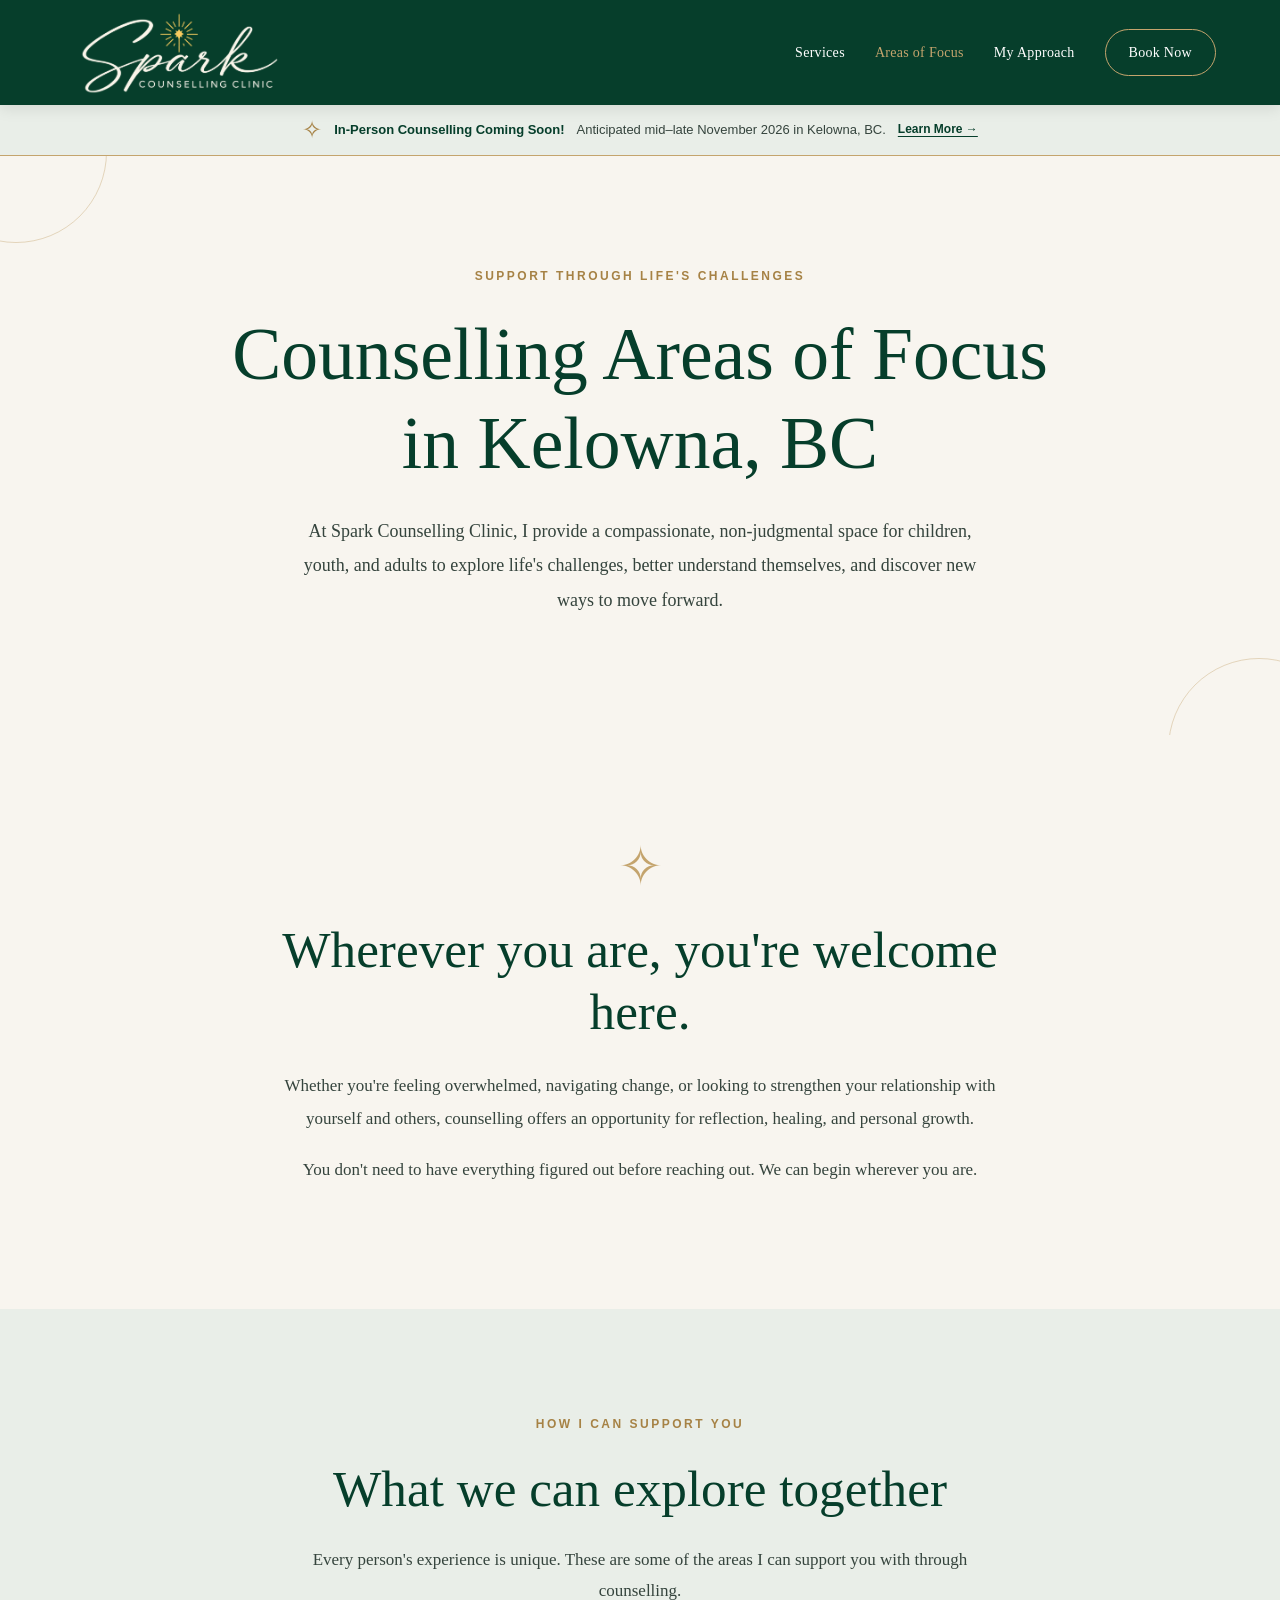
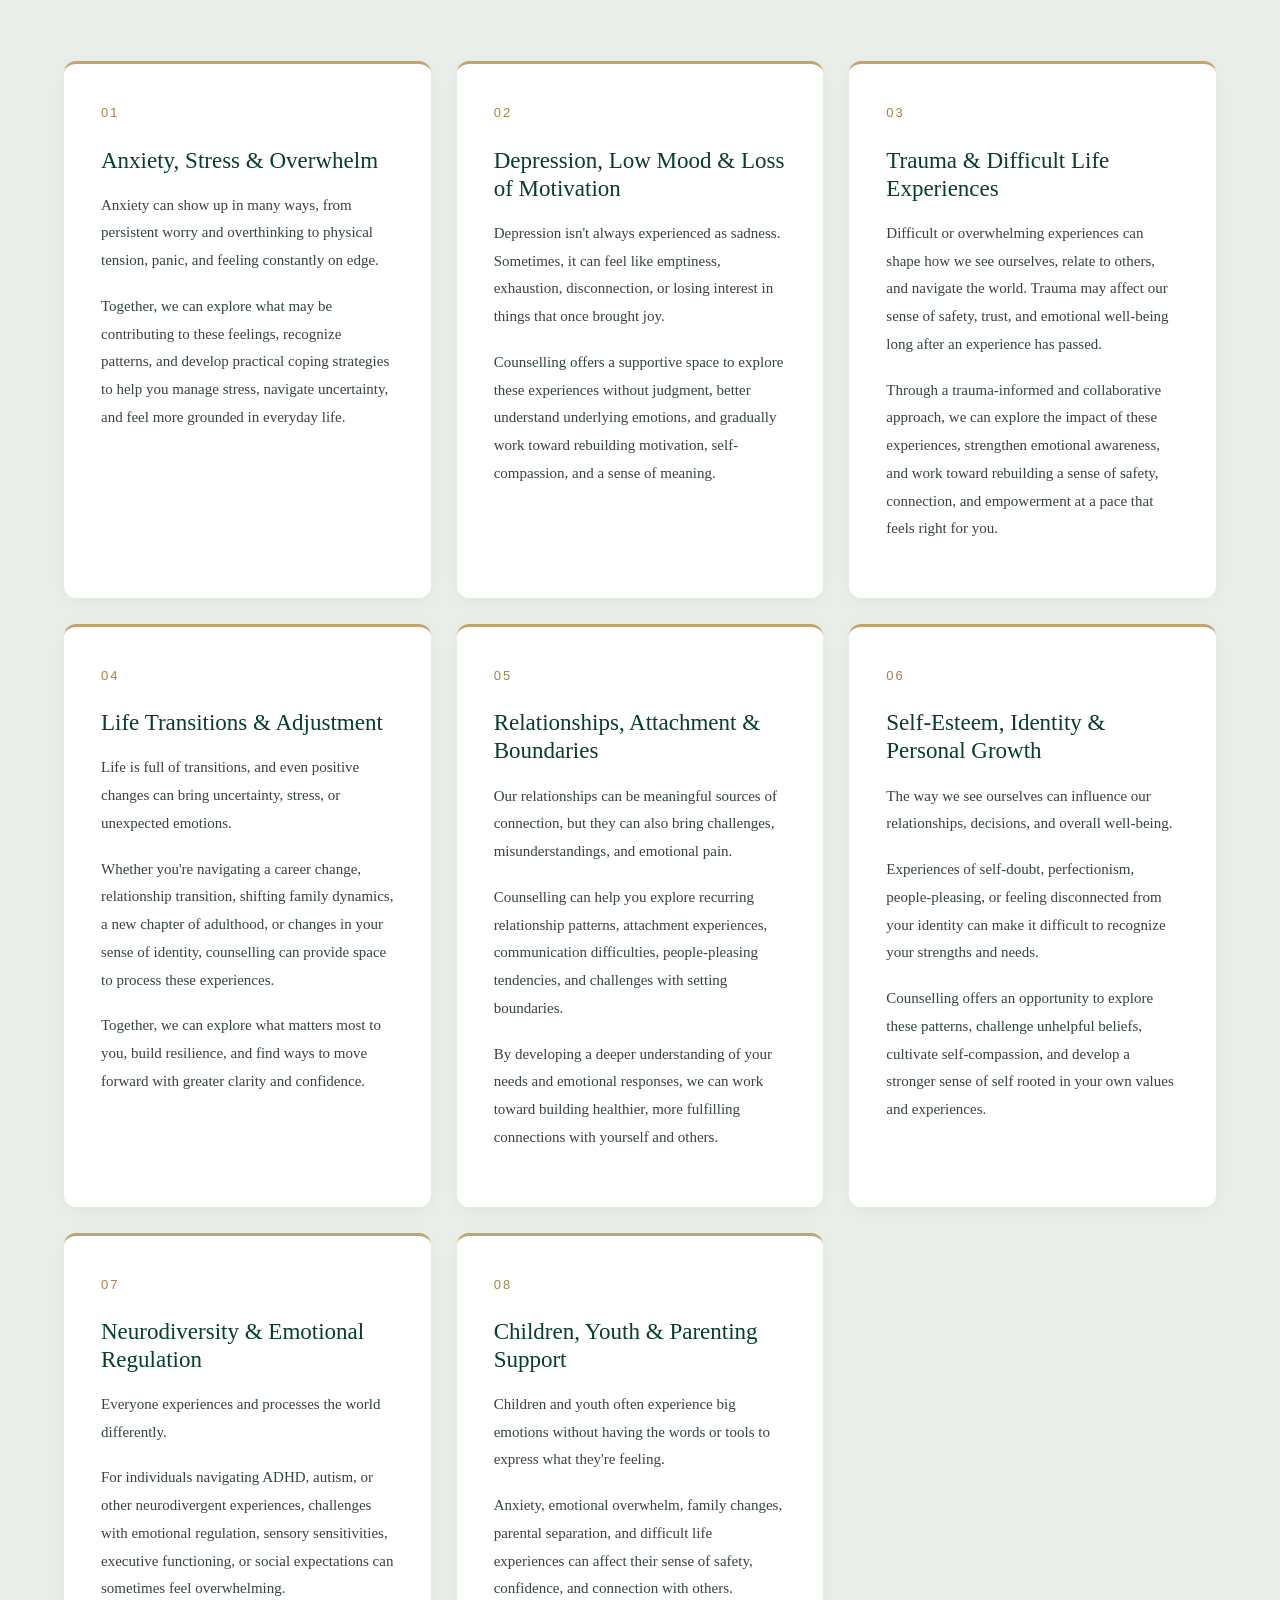
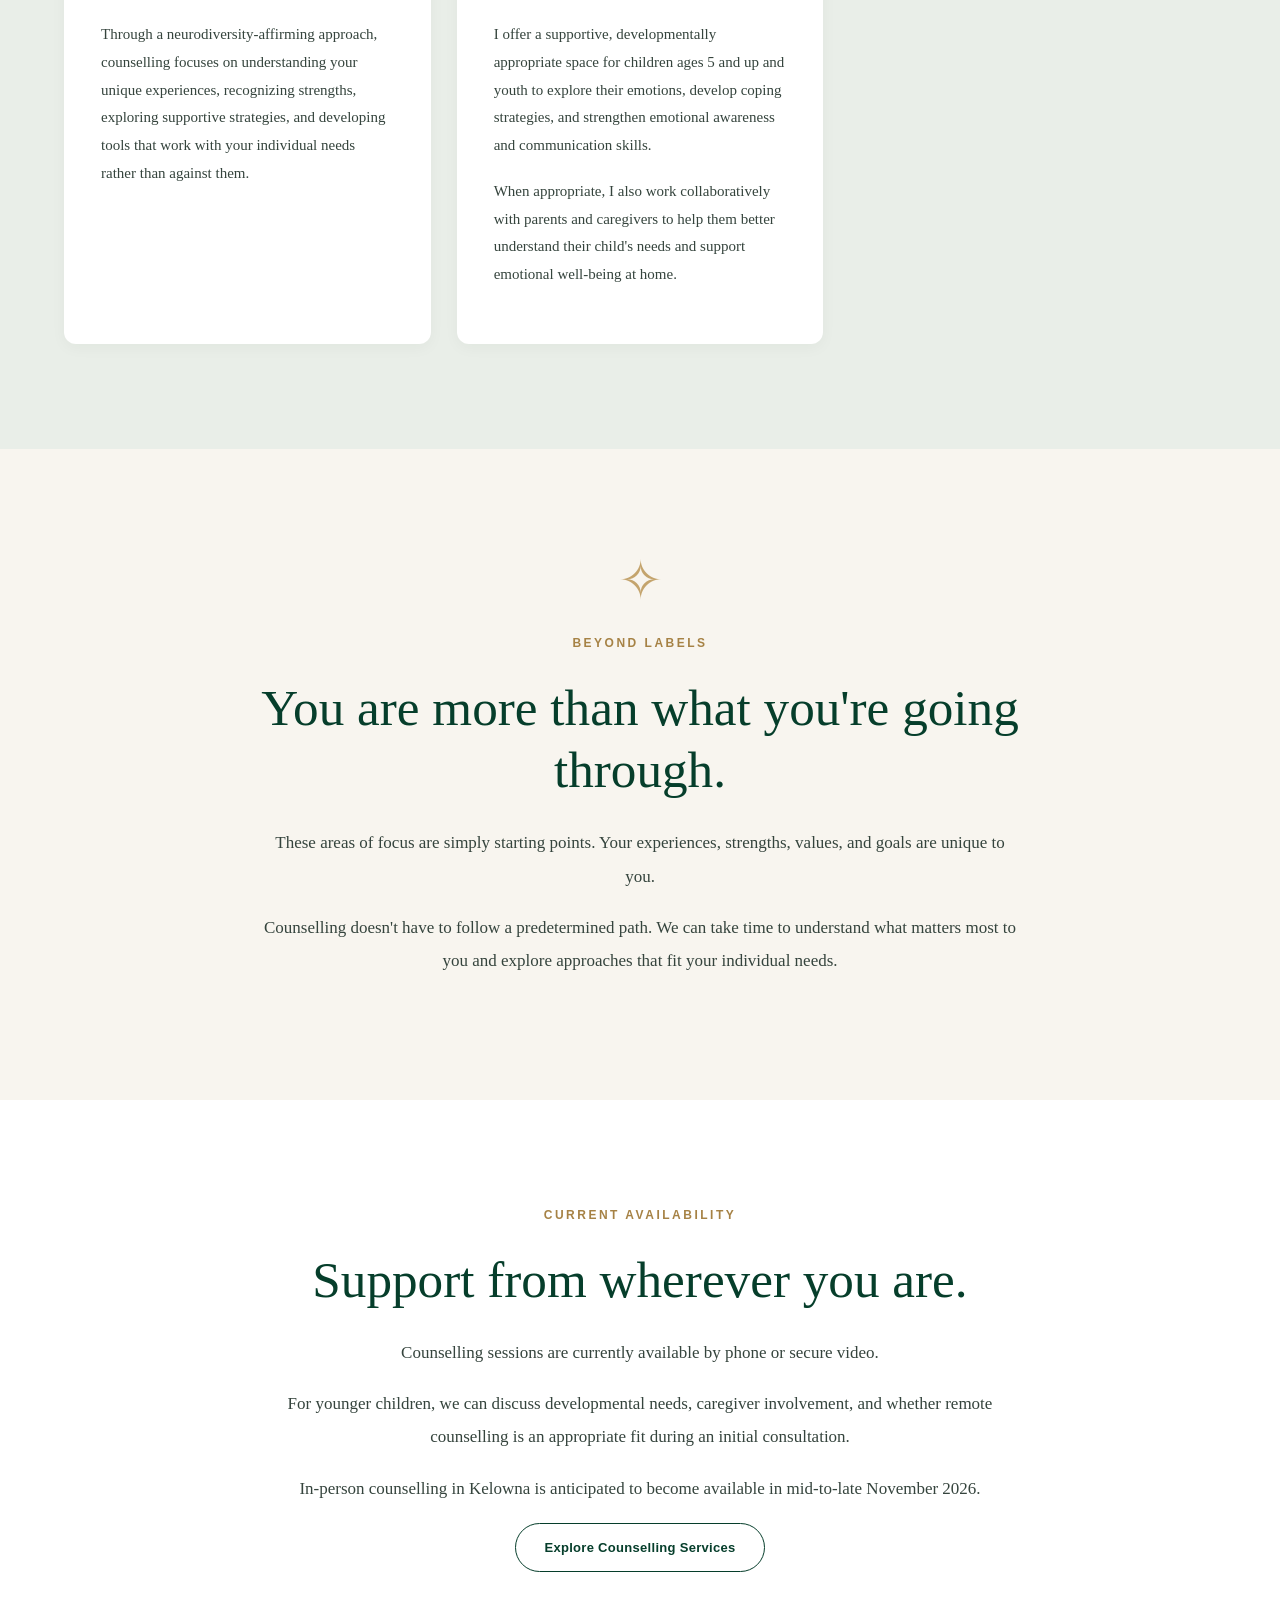
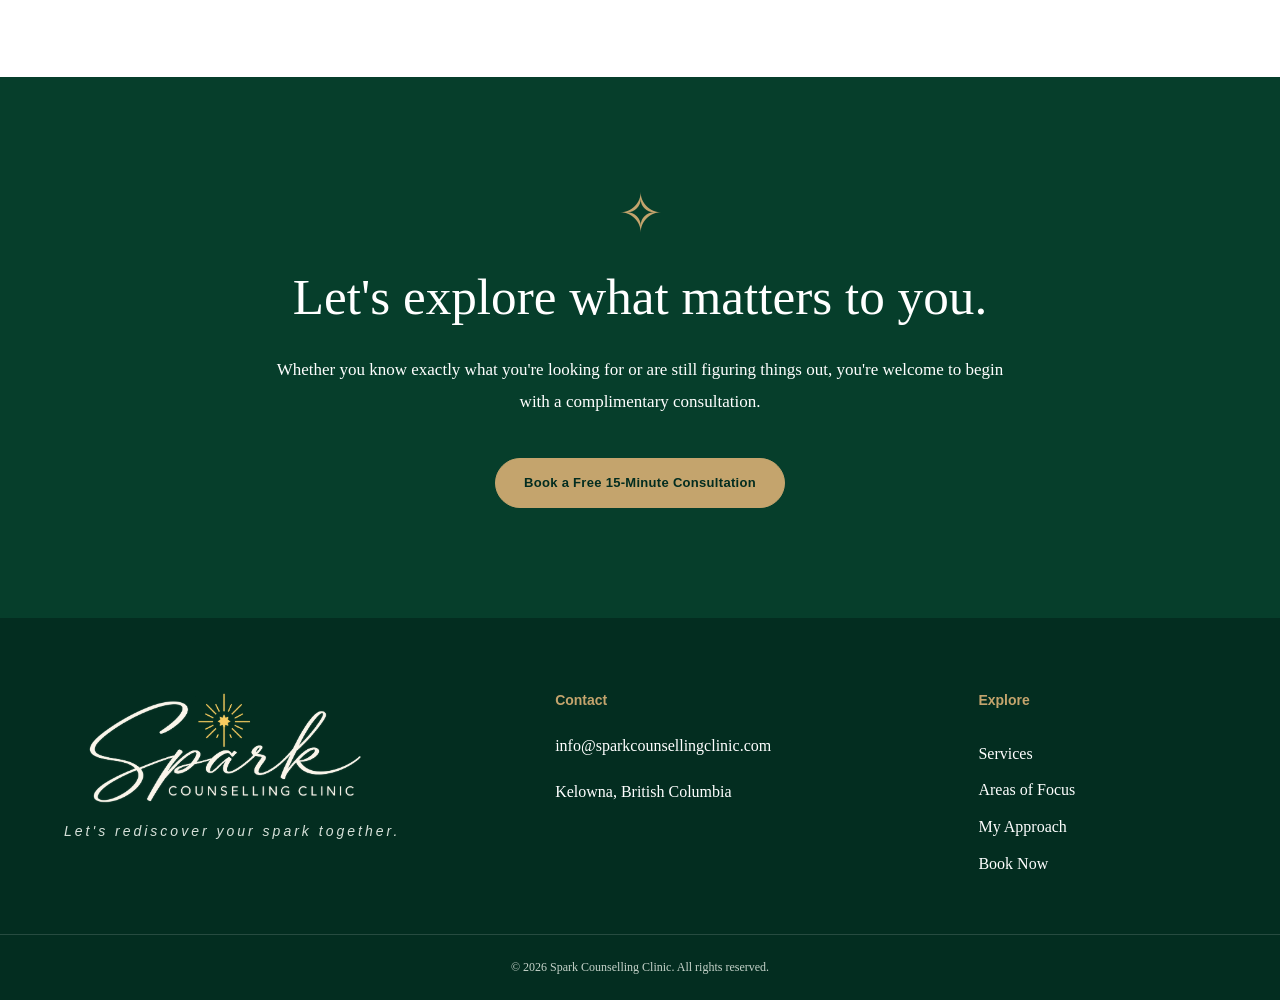
<file: areas.html>
<!DOCTYPE html>
<html lang="en-CA">
<head>
  <meta charset="UTF-8">
  <meta name="viewport" content="width=device-width, initial-scale=1.0">

  <title>Areas of Focus | Counselling in Kelowna, BC | Spark</title>
  <meta name="description" content="Explore support for anxiety, depression, trauma, life transitions, relationships, self-esteem, neurodiversity, and child and youth mental health at Spark Counselling Clinic in Kelowna, BC.">
  <meta name="robots" content="index, follow">
  <link rel="canonical" href="https://sparkcounsellingclinic.com/areas.html">

  <meta property="og:type" content="website">
  <meta property="og:title" content="Areas of Focus | Spark Counselling Clinic">
  <meta property="og:description" content="Compassionate counselling support for life's challenges in Kelowna, BC.">
  <meta property="og:url" content="https://sparkcounsellingclinic.com/areas.html">

  <link rel="stylesheet" href="styles.css">
</head>
<body>

<!-- HEADER -->
<header class="site-header">
  <div class="container header-inner">

    <a href="index.html" class="logo" aria-label="Spark Counselling Clinic home">
      <img src="spark-logo.png" alt="Spark Counselling Clinic" class="site-logo">
    </a>

    <button class="menu-toggle" type="button"
      aria-label="Open navigation menu"
      aria-expanded="false" aria-controls="main-navigation">
      <span aria-hidden="true">☰</span>
    </button>

    <nav class="nav-links" id="main-navigation" aria-label="Main navigation">
      <a href="services.html">Services</a>
      <a href="areas.html" aria-current="page">Areas of Focus</a>
      <a href="approach.html">My Approach</a>
      <a href="https://sparkcounsellingclinic.janeapp.com/"
         class="nav-book" target="_blank" rel="noopener noreferrer">Book Now</a>
    </nav>

  </div>
</header>

<!-- ANNOUNCEMENT -->
<div class="announcement-banner">
  <div class="container">
    <span class="announcement-icon" aria-hidden="true">✧</span>
    <strong>In-Person Counselling Coming Soon!</strong>
    <span>Anticipated mid–late November 2026 in Kelowna, BC.</span>
    <a href="services.html#appointment-formats">Learn More →</a>
  </div>
</div>

<main>

  <!-- HERO -->
  <section class="page-hero">
    <div class="container">

      <p class="eyebrow">SUPPORT THROUGH LIFE'S CHALLENGES</p>

      <h1>Counselling Areas of Focus in Kelowna, BC</h1>

      <p>
        At Spark Counselling Clinic, I provide a
        compassionate, non-judgmental space for children,
        youth, and adults to explore life's challenges,
        better understand themselves, and discover
        new ways to move forward.
      </p>

    </div>
  </section>

  <!-- INTRO -->
  <section class="content-section ivory-section">
    <div class="container narrow-content center-text">

      <span class="gold-spark" aria-hidden="true">✧</span>

      <h2>Wherever you are, you're welcome here.</h2>

      <p>
        Whether you're feeling overwhelmed,
        navigating change, or looking to
        strengthen your relationship with
        yourself and others, counselling
        offers an opportunity for reflection,
        healing, and personal growth.
      </p>

      <p>
        You don't need to have everything
        figured out before reaching out.
        We can begin wherever you are.
      </p>

    </div>
  </section>

  <!-- AREAS OF FOCUS -->
  <section class="tinted-section">
    <div class="container">

      <div class="section-heading">
        <p class="eyebrow">HOW I CAN SUPPORT YOU</p>
        <h2>What we can explore together</h2>
        <p>
          Every person's experience is unique.
          These are some of the areas I can
          support you with through counselling.
        </p>
      </div>

      <div class="focus-grid">

        <!-- ANXIETY -->
        <article class="focus-card" id="anxiety">

          <span class="focus-number">01</span>

          <h3>Anxiety, Stress &amp; Overwhelm</h3>

          <p>
            Anxiety can show up in many ways,
            from persistent worry and overthinking
            to physical tension, panic, and feeling
            constantly on edge.
          </p>

          <p>
            Together, we can explore what may be
            contributing to these feelings,
            recognize patterns, and develop
            practical coping strategies to help
            you manage stress, navigate uncertainty,
            and feel more grounded in everyday life.
          </p>

        </article>

        <!-- DEPRESSION -->
        <article class="focus-card" id="depression">

          <span class="focus-number">02</span>

          <h3>Depression, Low Mood &amp; Loss of Motivation</h3>

          <p>
            Depression isn't always experienced
            as sadness. Sometimes, it can feel
            like emptiness, exhaustion, disconnection,
            or losing interest in things that
            once brought joy.
          </p>

          <p>
            Counselling offers a supportive space
            to explore these experiences without
            judgment, better understand underlying
            emotions, and gradually work toward
            rebuilding motivation, self-compassion,
            and a sense of meaning.
          </p>

        </article>

        <!-- TRAUMA -->
        <article class="focus-card" id="trauma">

          <span class="focus-number">03</span>

          <h3>Trauma &amp; Difficult Life Experiences</h3>

          <p>
            Difficult or overwhelming experiences
            can shape how we see ourselves,
            relate to others, and navigate the world.
            Trauma may affect our sense of safety,
            trust, and emotional well-being long
            after an experience has passed.
          </p>

          <p>
            Through a trauma-informed and collaborative
            approach, we can explore the impact of
            these experiences, strengthen emotional
            awareness, and work toward rebuilding
            a sense of safety, connection, and
            empowerment at a pace that feels
            right for you.
          </p>

        </article>

        <!-- LIFE TRANSITIONS -->
        <article class="focus-card" id="life-transitions">

          <span class="focus-number">04</span>

          <h3>Life Transitions &amp; Adjustment</h3>

          <p>
            Life is full of transitions, and even
            positive changes can bring uncertainty,
            stress, or unexpected emotions.
          </p>

          <p>
            Whether you're navigating a career
            change, relationship transition,
            shifting family dynamics, a new chapter
            of adulthood, or changes in your sense
            of identity, counselling can provide
            space to process these experiences.
          </p>

          <p>
            Together, we can explore what matters
            most to you, build resilience, and
            find ways to move forward with greater
            clarity and confidence.
          </p>

        </article>

        <!-- RELATIONSHIPS -->
        <article class="focus-card" id="relationships">

          <span class="focus-number">05</span>

          <h3>Relationships, Attachment &amp; Boundaries</h3>

          <p>
            Our relationships can be meaningful
            sources of connection, but they can
            also bring challenges, misunderstandings,
            and emotional pain.
          </p>

          <p>
            Counselling can help you explore
            recurring relationship patterns,
            attachment experiences, communication
            difficulties, people-pleasing tendencies,
            and challenges with setting boundaries.
          </p>

          <p>
            By developing a deeper understanding
            of your needs and emotional responses,
            we can work toward building healthier,
            more fulfilling connections with
            yourself and others.
          </p>

        </article>

        <!-- SELF-ESTEEM -->
        <article class="focus-card" id="self-esteem">

          <span class="focus-number">06</span>

          <h3>Self-Esteem, Identity &amp; Personal Growth</h3>

          <p>
            The way we see ourselves can influence
            our relationships, decisions, and
            overall well-being.
          </p>

          <p>
            Experiences of self-doubt, perfectionism,
            people-pleasing, or feeling disconnected
            from your identity can make it difficult
            to recognize your strengths and needs.
          </p>

          <p>
            Counselling offers an opportunity to
            explore these patterns, challenge
            unhelpful beliefs, cultivate
            self-compassion, and develop a stronger
            sense of self rooted in your own
            values and experiences.
          </p>

        </article>

        <!-- NEURODIVERSITY -->
        <article class="focus-card" id="neurodiversity">

          <span class="focus-number">07</span>

          <h3>Neurodiversity &amp; Emotional Regulation</h3>

          <p>
            Everyone experiences and processes
            the world differently.
          </p>

          <p>
            For individuals navigating ADHD,
            autism, or other neurodivergent
            experiences, challenges with emotional
            regulation, sensory sensitivities,
            executive functioning, or social
            expectations can sometimes feel
            overwhelming.
          </p>

          <p>
            Through a neurodiversity-affirming
            approach, counselling focuses on
            understanding your unique experiences,
            recognizing strengths, exploring
            supportive strategies, and developing
            tools that work with your individual
            needs rather than against them.
          </p>

        </article>

        <!-- CHILDREN AND YOUTH -->
        <article class="focus-card" id="children-youth">

          <span class="focus-number">08</span>

          <h3>Children, Youth &amp; Parenting Support</h3>

          <p>
            Children and youth often experience
            big emotions without having the words
            or tools to express what they're feeling.
          </p>

          <p>
            Anxiety, emotional overwhelm, family
            changes, parental separation, and
            difficult life experiences can affect
            their sense of safety, confidence,
            and connection with others.
          </p>

          <p>
            I offer a supportive, developmentally
            appropriate space for children ages
            5 and up and youth to explore their
            emotions, develop coping strategies,
            and strengthen emotional awareness
            and communication skills.
          </p>

          <p>
            When appropriate, I also work
            collaboratively with parents and
            caregivers to help them better
            understand their child's needs
            and support emotional well-being
            at home.
          </p>

        </article>

      </div>

    </div>
  </section>

  <!-- PERSONALIZED SUPPORT -->
  <section class="content-section ivory-section">
    <div class="container narrow-content center-text">

      <span class="gold-spark" aria-hidden="true">✧</span>

      <p class="eyebrow">BEYOND LABELS</p>

      <h2>You are more than what you're going through.</h2>

      <p>
        These areas of focus are simply
        starting points. Your experiences,
        strengths, values, and goals
        are unique to you.
      </p>

      <p>
        Counselling doesn't have to follow
        a predetermined path. We can take
        time to understand what matters
        most to you and explore approaches
        that fit your individual needs.
      </p>

    </div>
  </section>

  <!-- AVAILABILITY -->
  <section class="content-section">
    <div class="container narrow-content center-text">

      <p class="eyebrow">CURRENT AVAILABILITY</p>

      <h2>Support from wherever you are.</h2>

      <p>
        Counselling sessions are currently
        available by phone or secure video.
      </p>

      <p>
        For younger children, we can discuss
        developmental needs, caregiver involvement,
        and whether remote counselling is an
        appropriate fit during an initial consultation.
      </p>

      <p>
        In-person counselling in Kelowna
        is anticipated to become available
        in mid-to-late November 2026.
      </p>

      <a href="services.html" class="button outline">
        Explore Counselling Services
      </a>

    </div>
  </section>

  <!-- CLOSING -->
  <section class="closing-section">
    <div class="container closing-inner">

      <span class="gold-spark" aria-hidden="true">✧</span>

      <h2>Let's explore what matters to you.</h2>

      <p>
        Whether you know exactly what you're
        looking for or are still figuring
        things out, you're welcome to begin
        with a complimentary consultation.
      </p>

      <a href="https://sparkcounsellingclinic.janeapp.com/#/staff_member/1/treatment/1"
         class="button gold-button" target="_blank" rel="noopener noreferrer">
        Book a Free 15-Minute Consultation
      </a>

    </div>
  </section>

</main>

<footer class="site-footer">
  <div class="container footer-inner">

    <div class="footer-brand">
      <a href="index.html" class="footer-logo-link"
         aria-label="Spark Counselling Clinic home">
        <img src="spark-logo.png"
             alt="Spark Counselling Clinic"
             class="footer-logo" loading="lazy">
      </a>
      <p class="footer-tagline">Let's rediscover your spark together.</p>
    </div>

    <div class="footer-contact">
      <h4>Contact</h4>
      <p>
        <a href="mailto:info@sparkcounsellingclinic.com">
          info@sparkcounsellingclinic.com
        </a>
      </p>
      <p>Kelowna, British Columbia</p>
    </div>

    <div class="footer-links">
      <h4>Explore</h4>
      <a href="services.html">Services</a>
      <a href="areas.html">Areas of Focus</a>
      <a href="approach.html">My Approach</a>
      <a href="https://sparkcounsellingclinic.janeapp.com/"
         target="_blank" rel="noopener noreferrer">Book Now</a>
    </div>

  </div>

  <div class="footer-bottom">
    <p>© 2026 Spark Counselling Clinic. All rights reserved.</p>
  </div>
</footer>

<script src="script.js"></script>
</body>
</html>
</file>
<file: styles.css>
/* =========================================
   SPARK COUNSELLING CLINIC
   COMPLETE WEBSITE STYLES
   ========================================= */

:root {
  --forest: #063E2B;
  --forest-dark: #032D20;
  --sage: #829789;
  --sage-light: #E9EEE8;
  --ivory: #F8F5EF;
  --gold: #C4A46D;
  --white: #FFFFFF;
  --text: #35443D;
}

/* GLOBAL */

* {
  box-sizing: border-box;
}

html {
  scroll-behavior: smooth;
  scroll-padding-top: 115px;
}

body {
  margin: 0;
  background: var(--ivory);
  color: var(--text);
  font-family: Georgia, "Times New Roman", serif;
  line-height: 1.8;
}

.container {
  width: min(1160px, 90%);
  margin: 0 auto;
}

h1, h2, h3, h4, p {
  margin-top: 0;
}

h1, h2, h3 {
  line-height: 1.22;
  font-weight: normal;
}

h2 {
  color: var(--forest);
  font-size: clamp(2rem, 4vw, 3.2rem);
  margin-bottom: 25px;
}

h3 {
  color: var(--forest);
  font-size: 24px;
}

p {
  margin-bottom: 18px;
}

a {
  color: inherit;
}

img {
  display: block;
  max-width: 100%;
}

:focus-visible {
  outline: 3px solid var(--gold);
  outline-offset: 4px;
}

/* HEADER */

.site-header {
  background: var(--forest);
  position: sticky;
  top: 0;
  z-index: 100;
  box-shadow: 0 3px 15px rgba(0,0,0,.1);
}

.header-inner {
  min-height: 105px;
  display: flex;
  justify-content: space-between;
  align-items: center;
  gap: 30px;
}

.logo {
  display: flex;
  align-items: center;
  flex-shrink: 0;
  text-decoration: none;
}

.site-logo {
  width: 230px;
  height: auto;
  object-fit: contain;
}

/* NAVIGATION */

.nav-links {
  display: flex;
  align-items: center;
  gap: 30px;
}

.nav-links a {
  color: var(--white);
  font-family: Georgia, "Times New Roman", serif;
  font-size: 14px;
  letter-spacing: .3px;
  text-decoration: none;
  transition: color .2s ease;
}

.nav-links a:hover,
.nav-links a[aria-current="page"]:not(.nav-book) {
  color: var(--gold);
}

.nav-links .nav-book {
  color: var(--white);
  border: 1px solid var(--gold);
  border-radius: 30px;
  padding: 10px 23px;
  transition: background .2s, color .2s;
}

.nav-links .nav-book:hover {
  background: var(--gold);
  color: var(--forest-dark);
}

.menu-toggle {
  display: none;
}

/* IN-PERSON ANNOUNCEMENT */

.announcement-banner {
  background: var(--sage-light);
  border-bottom: 1px solid var(--gold);
  padding: 13px 0;
  text-align: center;
}

.announcement-banner .container {
  display: flex;
  justify-content: center;
  align-items: center;
  flex-wrap: wrap;
  gap: 6px 12px;
}

.announcement-icon {
  color: #A68245;
  font-size: 24px;
  line-height: 1;
}

.announcement-banner strong {
  color: var(--forest);
  font-family: Arial, sans-serif;
  font-size: 13px;
}

.announcement-banner span:not(.announcement-icon) {
  color: var(--text);
  font-family: Arial, sans-serif;
  font-size: 13px;
}

.announcement-banner a {
  color: var(--forest);
  font-family: Arial, sans-serif;
  font-size: 12px;
  font-weight: 600;
  text-decoration: underline;
  text-underline-offset: 3px;
}

/* BUTTONS */

.button {
  display: inline-block;
  padding: 14px 28px;
  border-radius: 30px;
  text-align: center;
  text-decoration: none;
  font-family: Arial, Helvetica, sans-serif;
  font-size: 13px;
  font-weight: 600;
  letter-spacing: .3px;
  line-height: 1.5;
  transition: background .2s, color .2s, transform .2s;
}

.button:hover {
  transform: translateY(-2px);
}

.button.primary {
  background: var(--forest);
  color: var(--white);
  border: 1px solid var(--forest);
}

.button.primary:hover {
  background: var(--forest-dark);
}

.button.outline {
  background: transparent;
  color: var(--forest);
  border: 1px solid var(--forest);
}

.button.outline:hover {
  background: var(--forest);
  color: var(--white);
}

.button.gold-button {
  background: var(--gold);
  color: var(--forest-dark);
  border: 1px solid var(--gold);
}

.button.gold-button:hover {
  background: #D8B87E;
}

.button-group {
  display: flex;
  flex-wrap: wrap;
  gap: 14px;
  margin-top: 30px;
}

/* DECORATIVE ELEMENTS */

.eyebrow {
  color: #A68245;
  font-family: Arial, Helvetica, sans-serif;
  font-size: 12px;
  font-weight: 600;
  letter-spacing: 2.5px;
  text-transform: uppercase;
  margin-bottom: 22px;
}

.gold-spark {
  color: var(--gold);
  font-size: 54px;
  line-height: 1;
  display: inline-block;
  margin-bottom: 25px;
}

.text-link {
  display: inline-block;
  color: var(--forest);
  font-family: Arial, sans-serif;
  font-size: 13px;
  font-weight: 600;
  text-decoration: none;
  margin-top: 14px;
}

.text-link:hover {
  color: #987642;
  text-decoration: underline;
}

/* HOMEPAGE HERO */

.hero-section {
  min-height: 625px;
  display: flex;
  align-items: center;
  background:
    linear-gradient(
      90deg,
      rgba(248,245,239,.97) 0%,
      rgba(248,245,239,.90) 42%,
      rgba(248,245,239,.20) 75%
    ),
    url("https://images.unsplash.com/photo-1616486338812-3dadae4b4ace?auto=format&fit=crop&w=2000&q=85")
    center / cover no-repeat;
}

.hero-content {
  padding: 110px 0;
}

.hero-section h1 {
  max-width: 720px;
  color: var(--forest);
  font-size: clamp(3rem, 5.7vw, 5rem);
  margin-bottom: 27px;
}

.hero-description {
  max-width: 590px;
  font-size: 18px;
  line-height: 1.9;
}

/* INTERIOR PAGE HERO */

.page-hero {
  background: var(--ivory);
  padding: 110px 0 100px;
  text-align: center;
  position: relative;
  overflow: hidden;
}

.page-hero::before,
.page-hero::after {
  content: "";
  position: absolute;
  width: 180px;
  height: 180px;
  border: 1px solid rgba(196,164,109,.4);
  border-radius: 50%;
  pointer-events: none;
}

.page-hero::before {
  top: -95px;
  left: -75px;
}

.page-hero::after {
  bottom: -105px;
  right: -70px;
}

.page-hero .container {
  position: relative;
  z-index: 1;
  max-width: 830px;
}

.page-hero h1 {
  color: var(--forest);
  font-size: clamp(3rem, 6vw, 4.6rem);
  margin-bottom: 25px;
}

.page-hero p:not(.eyebrow) {
  font-size: 18px;
  line-height: 1.9;
  max-width: 680px;
  margin-left: auto;
  margin-right: auto;
}

/* SHARED CONTENT SECTIONS */

.content-section {
  background: var(--white);
  padding: 105px 0;
}

.ivory-section {
  background: var(--ivory);
}

.tinted-section {
  background: var(--sage-light);
  padding: 105px 0;
}

.narrow-content {
  max-width: 760px;
}

.center-text {
  text-align: center;
}

.narrow-content p:not(.eyebrow) {
  font-size: 17px;
  line-height: 1.95;
}

.section-heading {
  max-width: 740px;
  margin: 0 auto 55px;
  text-align: center;
}

.section-heading p:not(.eyebrow) {
  font-size: 17px;
}

/* TWO COLUMN LAYOUT */

.two-column {
  display: grid;
  grid-template-columns: 1fr 1fr;
  align-items: center;
  gap: 80px;
}

.section-copy p:not(.eyebrow) {
  font-size: 16px;
  line-height: 1.9;
}

.section-copy .button {
  margin-top: 20px;
}

.arched-image img {
  width: 100%;
  height: 480px;
  object-fit: cover;
  border-radius: 200px 200px 12px 12px;
}

/* =========================================
   MEET SARA - BIOGRAPHY PHOTO
   ========================================= */

.meet-photo {
  position: relative;
  width: 100%;
  max-width: 460px;
  margin: 0 auto;
}

/* MAIN PHOTO */

.meet-photo img {
  display: block;
  position: relative;
  z-index: 1;

  width: 100%;
  height: 530px;

  object-fit: cover;
  object-position: center 25%;

  border-radius: 220px 220px 12px 12px;

  box-shadow: 0 12px 35px rgba(6,62,43,.10);
}

/* OFFSET GOLD BORDER */

.meet-photo::before {
  content: "";
  position: absolute;

  top: 12px;
  left: 12px;
  right: -12px;
  bottom: -12px;

  border: 1px solid var(--gold);
  border-radius: 220px 220px 12px 12px;

  pointer-events: none;
}

/* HOMEPAGE EXPLORE CARDS */

.card-grid {
  display: grid;
  grid-template-columns: repeat(4, minmax(0,1fr));
  gap: 24px;
}

.card {
  background: var(--ivory);
  border-radius: 14px;
  overflow: hidden;
  box-shadow: 0 5px 22px rgba(10,40,25,.06);
  transition: transform .25s, box-shadow .25s;
}

.card:hover {
  transform: translateY(-5px);
  box-shadow: 0 8px 26px rgba(10,40,25,.11);
}

.card img {
  width: 100%;
  height: 190px;
  object-fit: cover;
}

.card-content {
  padding: 25px;
}

.card-content h3 {
  font-size: 23px;
  margin-bottom: 16px;
}

.card-content p {
  font-size: 14px;
}

/* SERVICE CARDS */

.service-grid {
  display: grid;
  grid-template-columns: repeat(2, minmax(0,1fr));
  max-width: 1100px;
  gap: 28px;
  margin: 0 auto;
}

.service-card {
  background: var(--white);
  border: 1px solid #D9E1D8;
  border-radius: 16px;
  padding: 40px;
  display: flex;
  flex-direction: column;
  align-items: flex-start;
  box-shadow: 0 5px 20px rgba(10,40,25,.04);
  transition: transform .25s, box-shadow .25s;
}

.service-card:hover {
  transform: translateY(-4px);
  box-shadow: 0 9px 26px rgba(10,40,25,.09);
}

.service-card h3 {
  color: var(--forest);
  font-size: 28px;
  margin-bottom: 18px;
}

.service-price {
  color: var(--forest);
  font-family: Arial, sans-serif;
  font-size: 16px;
  font-weight: 600;
  margin-bottom: 25px;
}

.service-card p:not(.eyebrow) {
  line-height: 1.85;
}

.service-format {
  color: #527166;
  font-family: Arial, sans-serif;
  font-size: 13px;
  font-weight: 600;
  letter-spacing: .3px;
  margin-top: auto;
  margin-bottom: 25px;
}

.service-card .button {
  margin-top: 0;
}

.service-card.featured {
  border-color: var(--gold);
  box-shadow: 0 8px 25px rgba(10,40,25,.07);
}

.service-card.coming-soon {
  background: #F3F4EE;
  border-color: #CFD8CC;
}

.service-card.coming-soon:hover {
  transform: none;
}

.unavailable-button {
  display: inline-block;
  background: #DCE3DA;
  color: var(--forest);
  border: 1px solid #CBD5C9;
  border-radius: 30px;
  padding: 14px 28px;
  font-family: Arial, sans-serif;
  font-size: 13px;
  font-weight: 600;
  cursor: default;
  pointer-events: none;
}

.booking-note {
  max-width: 780px;
  margin: 40px auto 0;
  text-align: center;
  color: #627368;
  font-size: 14px;
  line-height: 1.9;
}

/* AREAS OF FOCUS */

.focus-grid {
  display: grid;
  grid-template-columns: repeat(3, minmax(0,1fr));
  gap: 26px;
}

.focus-card {
  background: var(--white);
  padding: 37px;
  border-radius: 12px;
  border-top: 3px solid var(--gold);
  box-shadow: 0 4px 15px rgba(10,40,25,.04);
}

.focus-card h3 {
  font-size: 23px;
  margin-bottom: 17px;
}

.focus-card p {
  font-size: 15px;
  line-height: 1.85;
}

.focus-number {
  display: block;
  color: #A68245;
  font-family: Arial, sans-serif;
  font-size: 13px;
  letter-spacing: 2px;
  margin-bottom: 22px;
}

/* CLOSING SECTION */

.closing-section {
  background: var(--forest);
  padding: 110px 0;
  color: var(--white);
  text-align: center;
}

.closing-inner {
  max-width: 750px;
}

.closing-section h2 {
  color: var(--white);
  margin-bottom: 25px;
}

.closing-section p {
  font-size: 17px;
  line-height: 1.9;
}

.closing-section .button {
  margin-top: 22px;
}

/* FOOTER */

.site-footer {
  background: var(--forest-dark);
  color: var(--white);
  padding-top: 70px;
}

.footer-inner {
  display: grid;
  grid-template-columns: 1.3fr 1.1fr .7fr;
  gap: 50px;
  padding-bottom: 55px;
}

.footer-brand h3 {
  color: var(--white);
  font-size: 36px;
  font-style: italic;
  margin-bottom: 0;
}

.footer-brand > p:first-of-type {
  color: var(--gold);
  font-family: Arial, sans-serif;
  font-size: 10px;
  letter-spacing: 3px;
  margin-bottom: 20px;
}

.footer-brand p:last-child {
  color: #D6E0D9;
  font-size: 14px;
  font-style: italic;
}

.site-footer h4 {
  color: var(--gold);
  font-family: Arial, sans-serif;
  font-size: 14px;
  font-weight: 600;
}

.site-footer a {
  color: var(--white);
  text-decoration: none;
  overflow-wrap: anywhere;
}

.site-footer a:hover {
  color: var(--gold);
}

.footer-links {
  display: flex;
  flex-direction: column;
  align-items: flex-start;
  gap: 8px;
}

.footer-bottom {
  border-top: 1px solid rgba(255,255,255,.14);
  padding: 22px 0;
  text-align: center;
}

.footer-bottom p {
  color: #C6D3CA;
  font-size: 12px;
  margin: 0;
}

/* =========================================
   TABLET
   ========================================= */

@media (max-width: 950px) {

  .site-logo {
    width: 190px;
  }

  .menu-toggle {
    display: block;
    background: transparent;
    color: var(--white);
    border: 0;
    font-size: 28px;
    cursor: pointer;
    padding: 8px;
  }

  .nav-links {
    display: none;
    position: absolute;
    top: 100%;
    left: 0;
    right: 0;
    padding: 25px 5% 32px;
    background: var(--forest);
    box-shadow: 0 8px 18px rgba(0,0,0,.12);
    flex-direction: column;
    align-items: stretch;
    gap: 17px;
  }

  .nav-links.active {
    display: flex;
  }

  .nav-links a {
    padding: 7px 0;
  }

  .nav-links .nav-book {
    text-align: center;
    padding: 12px 20px;
  }

  .two-column {
    grid-template-columns: 1fr;
    gap: 50px;
  }

  .meet-photo {
    max-width: 400px;
  }

  .meet-photo img {
    height: 480px;
  }

  .card-grid,
  .focus-grid {
    grid-template-columns: repeat(2, minmax(0,1fr));
  }

  .footer-inner {
    grid-template-columns: repeat(2, minmax(0,1fr));
  }

  .arched-image img {
    height: 390px;
  }
}

/* =========================================
   MOBILE
   ========================================= */

@media (max-width: 650px) {

  html {
    scroll-padding-top: 90px;
  }

  .header-inner {
    min-height: 80px;
  }

  .site-logo {
    width: 160px;
  }

  .announcement-banner {
    padding: 12px 0;
  }

  .announcement-banner .container {
    flex-direction: column;
    gap: 3px;
  }

  .announcement-banner strong,
  .announcement-banner span:not(.announcement-icon) {
    font-size: 12px;
  }

  .hero-section {
    min-height: 560px;
    background:
      linear-gradient(
        90deg,
        rgba(248,245,239,.96),
        rgba(248,245,239,.78)
      ),
      url("https://images.unsplash.com/photo-1616486338812-3dadae4b4ace?auto=format&fit=crop&w=1000&q=80")
      center / cover no-repeat;
  }

  .hero-content {
    padding: 80px 0;
  }

  .hero-section h1 {
    font-size: clamp(2.6rem, 11vw, 3.5rem);
  }

  .hero-description {
    font-size: 16px;
  }

  .page-hero {
    padding: 75px 0;
  }

  .page-hero h1 {
    font-size: 43px;
  }

  .content-section,
  .tinted-section,
  .closing-section {
    padding: 70px 0;
  }

  .arched-image img {
    height: 330px;
    border-radius: 140px 140px 12px 12px;
  }

  /* BIO PHOTO MOBILE */

  .meet-photo {
    max-width: 320px;
    margin-bottom: 15px;
  }

  .meet-photo img {
    height: 390px;
    border-radius: 160px 160px 12px 12px;
  }

  .meet-photo::before {
    top: 9px;
    left: 9px;
    right: -9px;
    bottom: -9px;
    border-radius: 160px 160px 12px 12px;
  }

  .card-grid,
  .service-grid,
  .focus-grid,
  .footer-inner {
    grid-template-columns: 1fr;
  }

  .service-card,
  .focus-card {
    padding: 30px;
  }

  .service-card .button,
  .unavailable-button {
    width: 100%;
    font-size: 12px;
    padding: 14px 18px;
  }

  .card img {
    height: 220px;
  }

  .footer-inner {
    gap: 30px;
  }

  .booking-note {
    font-size: 13px;
  }
}

/* REDUCED MOTION */

@media (prefers-reduced-motion: reduce) {

  html {
    scroll-behavior: auto;
  }

  .button,
  .card,
  .service-card,
  .nav-links a {
    transition: none;
  }

  .button:hover,
  .card:hover,
  .service-card:hover {
    transform: none;
  }
}

/* =========================================
   FOOTER LOGO — ADDITIVE OVERRIDES
   Keep all original website styles above.
   ========================================= */

.footer-brand {
  display: flex;
  flex-direction: column;
  align-items: flex-start;
  justify-content: flex-start;
  gap: 14px;
}

.footer-logo-link {
  display: inline-block;
  width: 100%;
  max-width: 320px;
  text-decoration: none;
}

.footer-logo {
  display: block;
  width: 100%;
  height: auto;
  object-fit: contain;
  transition: opacity .2s ease;
}

.footer-logo-link:hover .footer-logo {
  opacity: .9;
}

.footer-brand .footer-tagline {
  color: #E8D9B5;
  font-family: Georgia, "Times New Roman", serif;
  font-size: 14px;
  font-style: italic;
  line-height: 1.7;
  letter-spacing: .2px;
  margin: 0;
}

@media (max-width: 950px) {
  .footer-logo-link { max-width: 270px; }
}

@media (max-width: 650px) {
  .footer-brand { align-items: center; text-align: center; gap: 12px; }
  .footer-logo-link { max-width: 280px; }
  .footer-brand .footer-tagline { text-align: center; font-size: 13px; }
}
</file>
